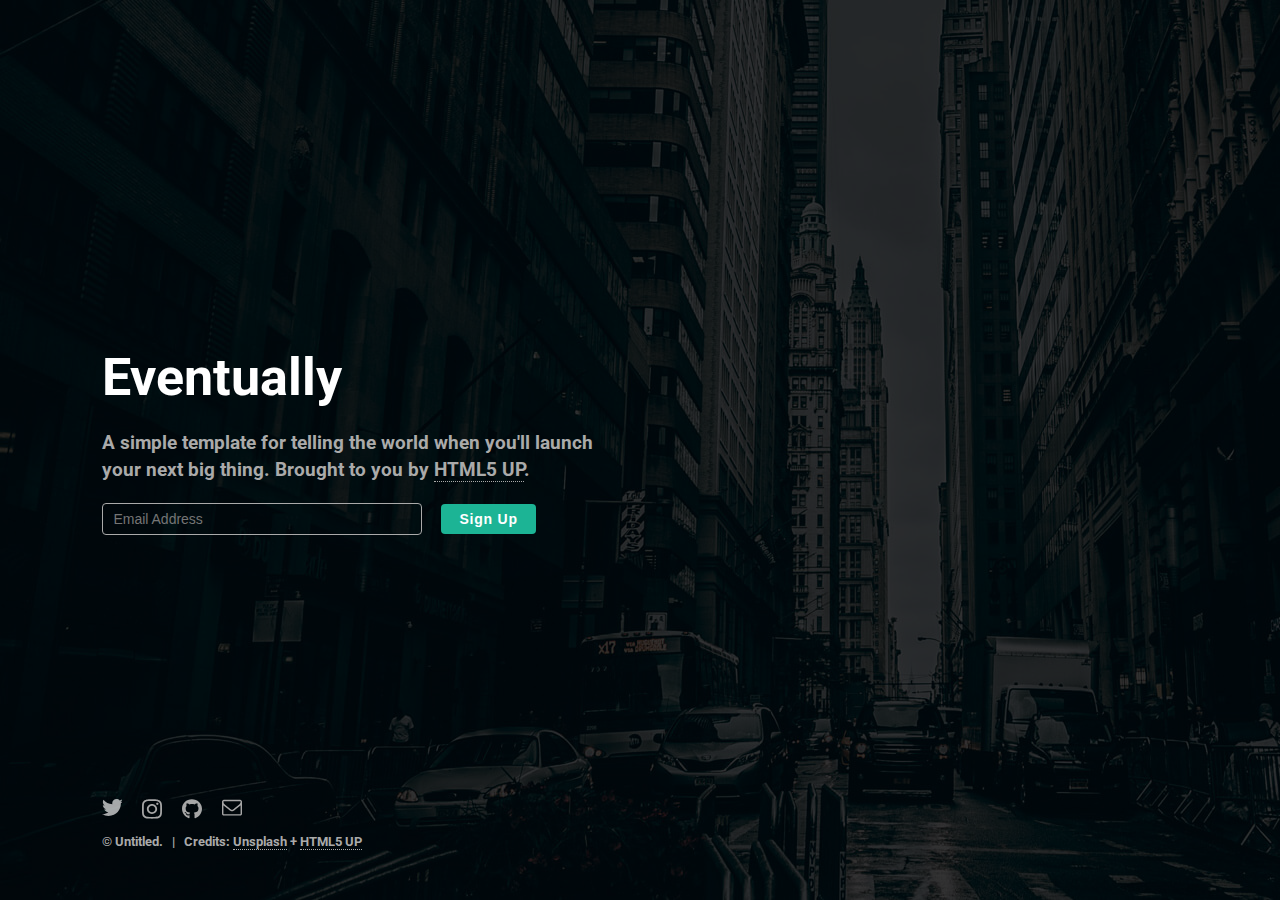
<file: eventually-stunning-html5-landing-page-master/index.html>
<!DOCTYPE html>
<html lang="en">
  <head>
    <meta charset="UTF-8" />
    <meta http-equiv="X-UA-Compatible" content="IE=edge" />
    <meta name="viewport" content="width=device-width, initial-scale=1.0" />
    <link rel="stylesheet" type="text/css" href="./styles.css" />
    <title>codedamn Project</title>
  </head>
  <body>
    <!-- start writing your code -->
    <main>
      <div class="hero">
        <img src="./assets/images/bg.jpg" />
        <div class="hero-content">
          <h1>Eventually</h1>
          <h3>A simple template for telling the world when you'll launch your next big thing. Brought to you by <span>HTML5 UP</span>.</h3>
          <form>
            <input type="email" name="email" placeholder="Email Address">
            <button type="submit">Sign Up</button>
          </form>
          <div class="footer">
            <div>
              <ul class="social-links">
                <li><a href="www.twitter.com"><img src="./assets/icons/twitter.svg" alt="Twitter" class="twitter"/></a></li>
                <li><a href="www.instagram.com"><img src="./assets/icons/instagram.svg" alt="Instagram" class="instagram"/></a></li>
                <li><a href="www.github.com"><img src="./assets/icons/github.svg" alt="Github" class="github"/></a></li>
                <li><a href="mailto:abc@expample.com"><img src="./assets/icons/email.svg" alt="Email" class="email" /></a></li>
              </ul>
            </div>
            <div class="credits">
              <h5>&#169; Untitled. &nbsp; | &nbsp; Credits: <span>Unsplash</span> + <span>HTML5 UP</span></h5>
            </div>
          </div>
        </div>
      </div>
    </main>
  </body>
</html>
</file>
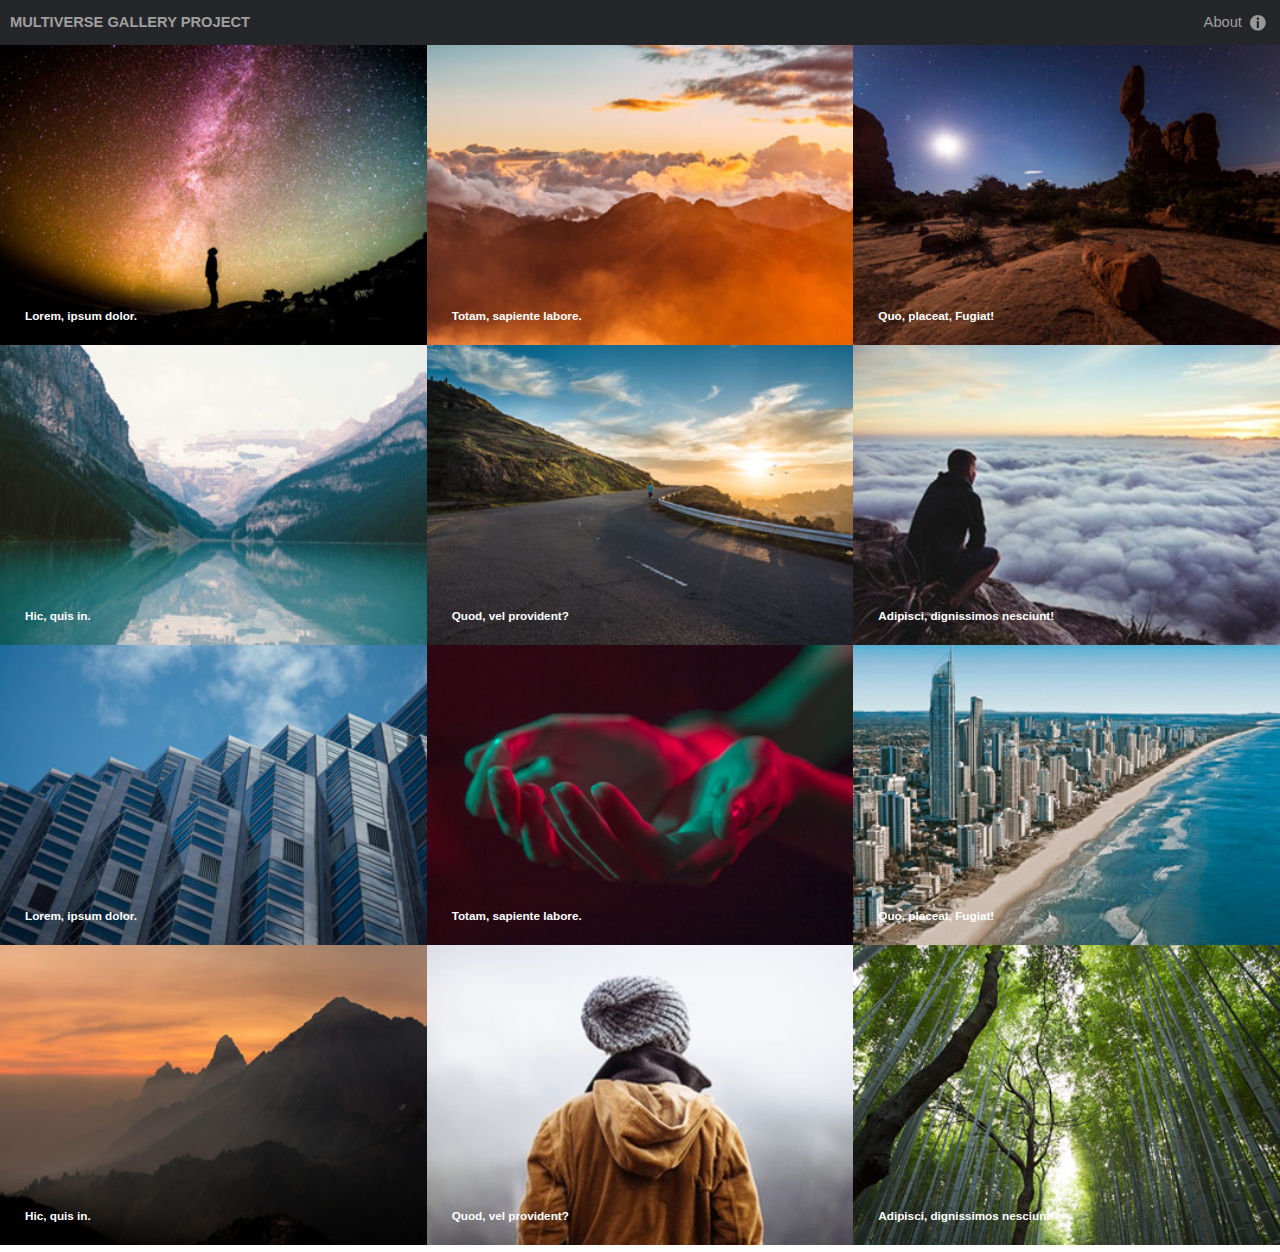
<file: multiverse-photo-gallery-project-master/index.html>
<!DOCTYPE html>
<html lang="en">

<head>
	<meta charset="UTF-8" />
	<meta http-equiv="X-UA-Compatible" content="IE=edge" />
	<meta name="viewport" content="width=device-width, initial-scale=1.0" />
	<link rel="stylesheet" href="./styles.css" />
	<title>Multiverse Gallery Project</title>
</head>

<body>
	<!-- start writing your code -->
	<nav>
		<h1>Multiverse Gallery Project</h1>
		<div class="info">
			<span>About</span>
			<img src="./assets/info.svg" class="info-icon" />
		</div>
	</nav>
	<main class="gallery">
		<div class="img-container">
			<h2 class="title">Lorem, ipsum dolor.</h2>
			<img src="./assets/1.jpg" alt="">
		</div>
		<div class="img-container">
			<img src="./assets/2.jpg" alt="">
			<h2 class="title">Totam, sapiente labore.</h2>
		</div>
		<div class="img-container">
			<img src="./assets/3.jpg" alt="">
			<h2 class="title">Quo, placeat, Fugiat!</h2>
		</div>
		<div class="img-container">
			<img src="./assets/4.jpg" alt="">
			<h2 class="title">Hic, quis in.</h2>
		</div>
		<div class="img-container">
			<h2 class="title">Quod, vel provident?</h2>
			<img src="./assets/5.jpg" alt="">
		</div>
		<div class="img-container">
			<img src="./assets/6.jpg" alt="">
			<h2 class="title">Adipisci, dignissimos nesciunt!</h2>
		</div>
		<div class="img-container">
			<img src="./assets/7.jpg" alt="">
			<h2 class="title">Lorem, ipsum dolor.</h2>
		</div>
		<div class="img-container">
			<img src="./assets/8.jpg" alt="">
			<h2 class="title">Totam, sapiente labore.</h2>
		</div>
		<div class="img-container">
			<img src="./assets/9.jpg" alt="">
			<h2 class="title">Quo, placeat, Fugiat!</h2>
		</div>
		<div class="img-container">
			<h2 class="title">Hic, quis in.</h2>
			<img src="./assets/10.jpg" alt="">
		</div>
		<div class="img-container">
			<img src="./assets/11.jpg" alt="">
			<h2 class="title">Quod, vel provident?</h2>
		</div>
		<div class="img-container">
			<img src="./assets/12.jpg" alt="">
			<h2 class="title">Adipisci, dignissimos nesciunt!</h2>
		</div>
	</main>
</body>

</html>
</file>
<file: eventually-stunning-html5-landing-page-master/styles.css>
@import url('https://fonts.googleapis.com/css2?family=Roboto:wght@400;700&display=swap');

:root{
    --primary-color: #ffffff;
    --secondary-color: #aaaaaa;
}
*, *::after, *::after{
    box-sizing: border-box;
    margin: 0;
    padding: 0;
}

body{
    font-family: 'Roboto', sans-serif;
    font-size: 16px;
    line-height: 26.4px;
    color: var(--secondary-color);
    height: 100vh;
    width: 100%;
}

h1{
    font-size: 52px;
    line-height: 65px;
    color: var(--primary-color);
}

ul, li{
    list-style: none;
}

main{
    width: 100%;
    height: 100%;
}

.hero{
    position: relative;
    width: 100%;
    height: 100%;
    display: flex;
    justify-content: start;
    align-items: center;
}
  
.hero:before{
    z-index: 777;
    content: '';
    position: absolute;
    background: #000000;
    opacity: 0.8;
    width: 100%;
    height: 100%;
    top: 0;
    left: 0;
}

.hero img{
    z-index: 000;
    position: absolute;
    width: 100%;
    height: 100%;
    object-fit: cover;
}
  
  
.hero .hero-content{
    z-index: 888;
    text-align: left;
    padding: 0 8%;
}

.hero-content h1{
    margin-bottom: 20px;
}

.hero-content h3{
    margin-bottom: 20px;
    max-width: 500px;
}

.hero-content h3 span{
    border-bottom:  1px dotted var(--secondary-color);
}

.hero-content input[type="email"]{
    padding: 7px 10px;
    width: 320px;
    font-size: 14px;
    background-color: transparent;
    color: var(--secondary-color);
    outline: none;
    border: 1px solid var(--secondary-color);
    border-radius: 4px;
    margin-right: 15px;
    margin-bottom: 20px;
}

.hero-content button{
    padding: 7px 18px;
    font-size: 14px;
    font-weight: 600;
    letter-spacing: .8px;
    background-color: #1cb495;
    border: none;
    border-radius: 4px;
    color: var(--primary-color);
    cursor: pointer;
}

.hero-content button:hover{
    background-color: #209c83;
}

.footer{
    z-index: 888;
    position: absolute;
    bottom: 5%;
}

.footer .social-links{
    display: inline-flex;
    align-items: center;
    justify-content: space-between;
    gap: 40px;
    margin-bottom: 30px;
}

.social-links img{
    width: 20px;
    height: 17px;
    background-color: transparent;
}

.email, .github, .instagram{
    filter: invert(0.65);
}

.social-links .github, .social-links .instagram{
    height: 20.8px;
}

.social-links .twitter{
    opacity: 0.65;
}

.footer .credits span{
    border-bottom:  1px dotted var(--secondary-color);
}


@media screen and (max-width: 520px) {
    .hero-content input[type="email"]{
        width: 100%;
    }
    .hero-content button{
        width: 100%;
    }
}
</file>
<file: multiverse-photo-gallery-project-master/styles.css>
*{
    box-sizing: border-box;
    padding: 0;
    margin: 0;
}

body{
    font-family: "Source Sans Pro", Helvetica, sans-serif;
    font-size: 14.6667px;
    font-style: normal;
    line-height: 24.2px;
    color: #a0a0a1;
    position: relative;
    min-height: 100vh;
    width: 100%;
}

h1{
    font-size: 14.6667px;
    line-height: 14.6667px;
    color: #a0a0a1;
}

h2{
    font-size: 11.7333px;
    line-height: 17.6px;
    color: #ffffff;
}

nav{
    background-color: #242629;
    width: 100%;
    padding: 10px;
    position: sticky;
    bottom: 0;
    left: 0;
    display: flex;
    justify-content: space-between;
    align-items: center;
}

nav h1{
    text-transform: uppercase;
}

nav .info-icon{
    width: 24px;
    height: 24px;
    vertical-align:middle;
}

main{
    display: grid;
    grid-template-columns: auto auto auto;
    gap: 0;
}

main .img-container{
    position: relative;
}

.img-container img{
    height: 100%;
    width: 100%;
}

.img-container .title{
    position: absolute;
    bottom: 20px;
    left: 25px;
}


@media screen and (max-width: 500px) {
    main{
        grid-template-columns: auto;
    }
}


@media screen and (max-width: 885px) and (min-width: 500px) {
    main{
        grid-template-columns: auto auto;
    }
}

@media screen and (min-width: 1300px) {
    main{
        grid-template-columns: auto auto auto auto;
    }
}
</file>
